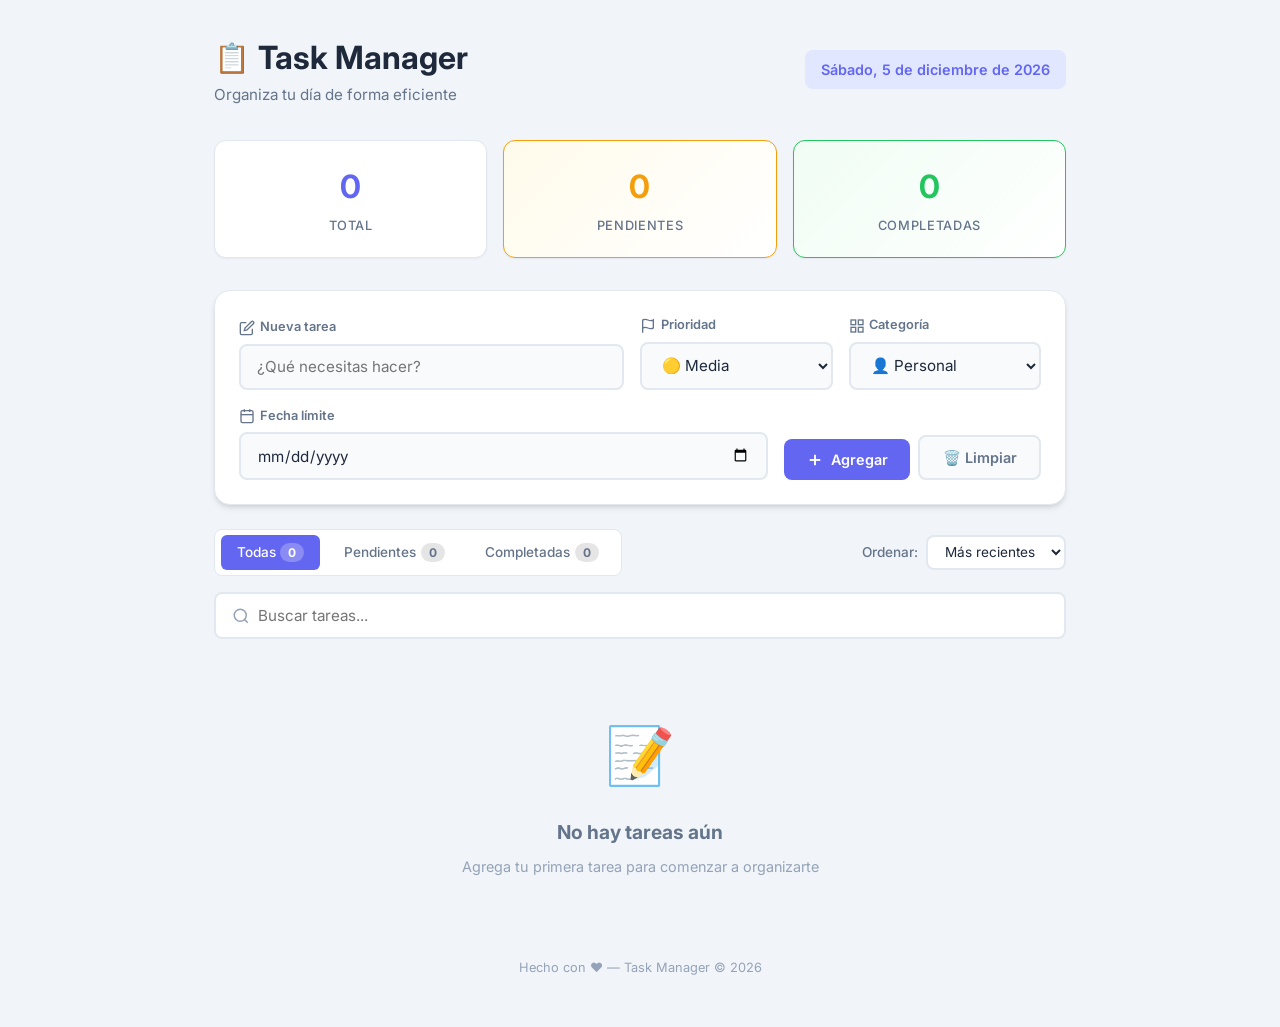
<file: index.html>
<!DOCTYPE html>
<html lang="es">
<head>
    <meta charset="UTF-8">
    <meta name="viewport" content="width=device-width, initial-scale=1.0">
    <title>Task Manager</title>
    <link rel="stylesheet" href="styles.css">
    <link href="https://fonts.googleapis.com/css2?family=Inter:wght@300;400;500;600;700&display=swap" rel="stylesheet">
</head>
<body>

    <div class="app-container">

        <!-- ========== ENCABEZADO ========== -->
        <header class="app-header">
            <div class="header-content">
                <h1 class="app-title">
                    <span class="title-icon">📋</span>
                    Task Manager
                </h1>
                <p class="app-subtitle">Organiza tu día de forma eficiente</p>
            </div>
            <div class="date-display" id="dateDisplay"></div>
        </header>

        <!-- ========== ESTADÍSTICAS ========== -->
        <section class="stats-bar">
            <div class="stat-card">
                <span class="stat-number" id="totalTasks">0</span>
                <span class="stat-label">Total</span>
            </div>
            <div class="stat-card stat-pending">
                <span class="stat-number" id="pendingTasks">0</span>
                <span class="stat-label">Pendientes</span>
            </div>
            <div class="stat-card stat-completed">
                <span class="stat-number" id="completedTasks">0</span>
                <span class="stat-label">Completadas</span>
            </div>
        </section>

        <!-- ========== FORMULARIO ========== -->
        <section class="task-form-section">
            <form class="task-form" id="taskForm">
                <div class="form-row">
                    <div class="form-group input-group">
                        <label for="taskInput">
                            <svg width="16" height="16" viewBox="0 0 24 24" fill="none" stroke="currentColor" stroke-width="2">
                                <path d="M11 4H4a2 2 0 0 0-2 2v14a2 2 0 0 0 2 2h14a2 2 0 0 0 2-2v-7"/>
                                <path d="M18.5 2.5a2.121 2.121 0 0 1 3 3L12 15l-4 1 1-4 9.5-9.5z"/>
                            </svg>
                            Nueva tarea
                        </label>
                        <input 
                            type="text" 
                            id="taskInput" 
                            placeholder="¿Qué necesitas hacer?" 
                            autocomplete="off"
                            maxlength="150"
                        >
                    </div>

                    <div class="form-group select-group">
                        <label for="prioritySelect">
                            <svg width="16" height="16" viewBox="0 0 24 24" fill="none" stroke="currentColor" stroke-width="2">
                                <path d="M4 15s1-1 4-1 5 2 8 2 4-1 4-1V3s-1 1-4 1-5-2-8-2-4 1-4 1z"/>
                                <line x1="4" y1="22" x2="4" y2="15"/>
                            </svg>
                            Prioridad
                        </label>
                        <select id="prioritySelect">
                            <option value="low">🟢 Baja</option>
                            <option value="medium" selected>🟡 Media</option>
                            <option value="high">🔴 Alta</option>
                        </select>
                    </div>

                    <div class="form-group select-group">
                        <label for="categorySelect">
                            <svg width="16" height="16" viewBox="0 0 24 24" fill="none" stroke="currentColor" stroke-width="2">
                                <rect x="3" y="3" width="7" height="7"/>
                                <rect x="14" y="3" width="7" height="7"/>
                                <rect x="14" y="14" width="7" height="7"/>
                                <rect x="3" y="14" width="7" height="7"/>
                            </svg>
                            Categoría
                        </label>
                        <select id="categorySelect">
                            <option value="personal">👤 Personal</option>
                            <option value="work">💼 Trabajo</option>
                            <option value="study">📚 Estudio</option>
                            <option value="health">🏥 Salud</option>
                            <option value="other">📌 Otro</option>
                        </select>
                    </div>
                </div>

                <div class="form-row">
                    <div class="form-group input-group">
                        <label for="dueDateInput">
                            <svg width="16" height="16" viewBox="0 0 24 24" fill="none" stroke="currentColor" stroke-width="2">
                                <rect x="3" y="4" width="18" height="18" rx="2" ry="2"/>
                                <line x1="16" y1="2" x2="16" y2="6"/>
                                <line x1="8" y1="2" x2="8" y2="6"/>
                                <line x1="3" y1="10" x2="21" y2="10"/>
                            </svg>
                            Fecha límite
                        </label>
                        <input type="date" id="dueDateInput">
                    </div>

                    <div class="form-actions">
                        <button type="submit" class="btn btn-primary" id="addBtn">
                            <svg width="18" height="18" viewBox="0 0 24 24" fill="none" stroke="currentColor" stroke-width="2.5">
                                <line x1="12" y1="5" x2="12" y2="19"/>
                                <line x1="5" y1="12" x2="19" y2="12"/>
                            </svg>
                            Agregar
                        </button>
                        <button type="button" class="btn btn-secondary" id="clearCompletedBtn" title="Limpiar completadas">
                            🗑️ Limpiar
                        </button>
                    </div>
                </div>
            </form>
        </section>

        <!-- ========== FILTROS ========== -->
        <section class="filters-section">
            <div class="filter-tabs" id="filterTabs">
                <button class="filter-tab active" data-filter="all">
                    Todas <span class="filter-count" id="countAll">0</span>
                </button>
                <button class="filter-tab" data-filter="pending">
                    Pendientes <span class="filter-count" id="countPending">0</span>
                </button>
                <button class="filter-tab" data-filter="completed">
                    Completadas <span class="filter-count" id="countCompleted">0</span>
                </button>
            </div>

            <div class="sort-section">
                <label for="sortSelect">Ordenar:</label>
                <select id="sortSelect">
                    <option value="date-desc">Más recientes</option>
                    <option value="date-asc">Más antiguas</option>
                    <option value="priority">Prioridad</option>
                    <option value="alpha">Alfabético</option>
                    <option value="due-date">Fecha límite</option>
                </select>
            </div>
        </section>

        <!-- ========== BARRA DE BÚSQUEDA ========== -->
        <section class="search-section">
            <div class="search-box">
                <svg width="18" height="18" viewBox="0 0 24 24" fill="none" stroke="currentColor" stroke-width="2">
                    <circle cx="11" cy="11" r="8"/>
                    <line x1="21" y1="21" x2="16.65" y2="16.65"/>
                </svg>
                <input type="text" id="searchInput" placeholder="Buscar tareas...">
            </div>
        </section>

        <!-- ========== LISTA DE TAREAS ========== -->
        <section class="task-list-section">
            <ul class="task-list" id="taskList">
                <!-- Las tareas se renderizan aquí dinámicamente -->
            </ul>

            <div class="empty-state" id="emptyState">
                <div class="empty-icon">📝</div>
                <h3>No hay tareas aún</h3>
                <p>Agrega tu primera tarea para comenzar a organizarte</p>
            </div>
        </section>

        <!-- ========== PIE DE PÁGINA ========== -->
        <footer class="app-footer">
            <p>Hecho con ❤️ — Task Manager &copy; 2026</p>
        </footer>

    </div>

    <!-- ========== MODAL DE EDICIÓN ========== -->
    <div class="modal-overlay" id="editModal">
        <div class="modal">
            <div class="modal-header">
                <h2>✏️ Editar Tarea</h2>
                <button class="modal-close" id="modalClose">&times;</button>
            </div>
            <div class="modal-body">
                <div class="form-group">
                    <label for="editTaskInput">Nombre de la tarea</label>
                    <input type="text" id="editTaskInput" maxlength="150">
                </div>
                <div class="form-group">
                    <label for="editPrioritySelect">Prioridad</label>
                    <select id="editPrioritySelect">
                        <option value="low">🟢 Baja</option>
                        <option value="medium">🟡 Media</option>
                        <option value="high">🔴 Alta</option>
                    </select>
                </div>
                <div class="form-group">
                    <label for="editCategorySelect">Categoría</label>
                    <select id="editCategorySelect">
                        <option value="personal">👤 Personal</option>
                        <option value="work">💼 Trabajo</option>
                        <option value="study">📚 Estudio</option>
                        <option value="health">🏥 Salud</option>
                        <option value="other">📌 Otro</option>
                    </select>
                </div>
                <div class="form-group">
                    <label for="editDueDateInput">Fecha límite</label>
                    <input type="date" id="editDueDateInput">
                </div>
            </div>
            <div class="modal-footer">
                <button class="btn btn-secondary" id="editCancelBtn">Cancelar</button>
                <button class="btn btn-primary" id="editSaveBtn">Guardar cambios</button>
            </div>
        </div>
    </div>

    <!-- ========== NOTIFICACIÓN ========== -->
    <div class="notification" id="notification"></div>

    <script src="app.js"></script>
</body>
</html>
</file>
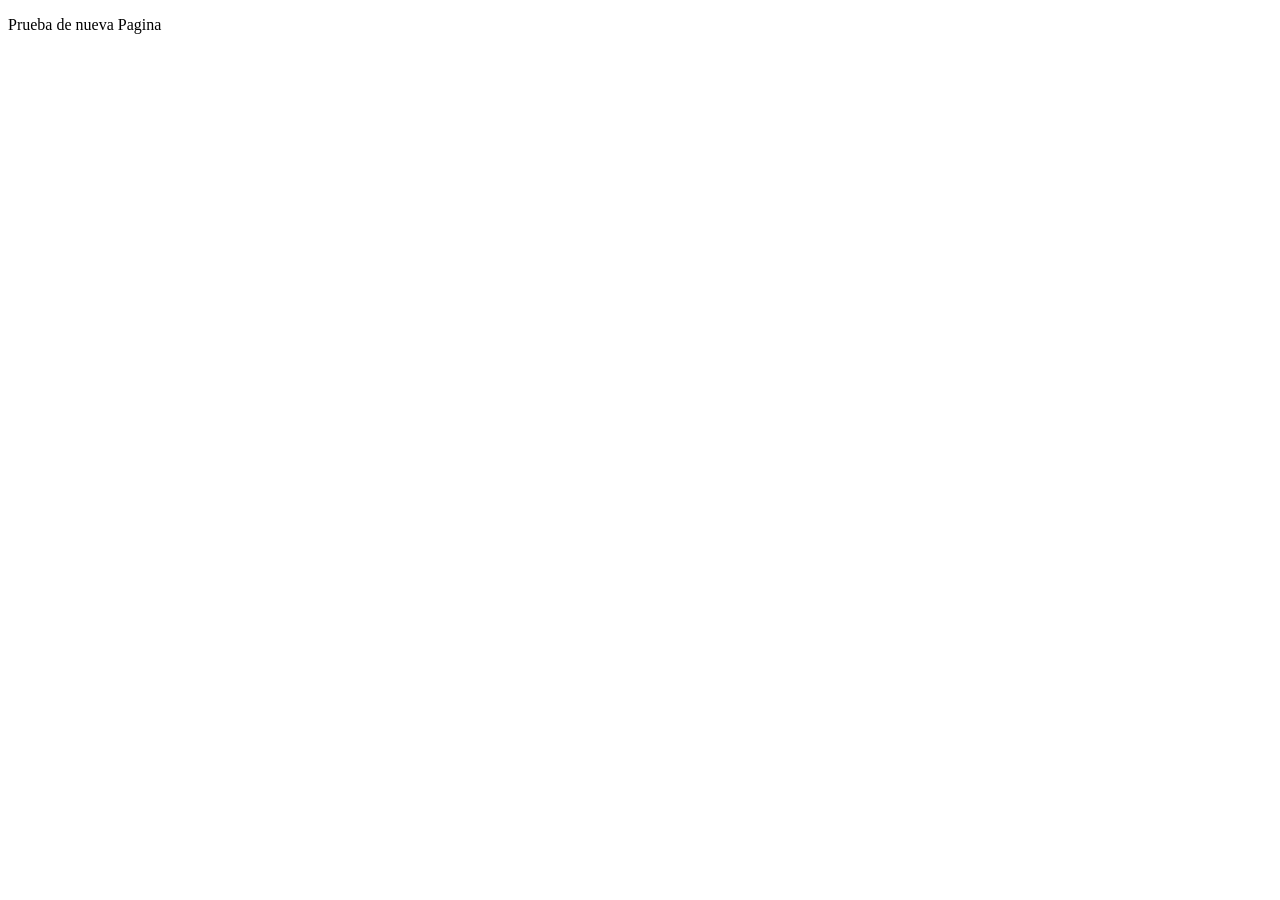
<file: acerca.html>
<!DOCTYPE html>
<html lang="en">
<head>
    <meta charset="UTF-8">
    <meta name="viewport" content="width=device-width, initial-scale=1.0">
    <title>Document</title>
</head>
<body>
    <p>Prueba de nueva Pagina</p>
</body>
</html>
</file>
<file: styles.css>
/* ============================================
   VARIABLES Y RESET
   ============================================ */
   :root {
    --primary: #6366f1;
    --primary-hover: #4f46e5;
    --primary-light: #e0e7ff;
    --secondary: #64748b;
    --secondary-hover: #475569;
    --success: #22c55e;
    --success-light: #dcfce7;
    --warning: #f59e0b;
    --warning-light: #fef3c7;
    --danger: #ef4444;
    --danger-hover: #dc2626;
    --danger-light: #fee2e2;

    --bg-body: #f1f5f9;
    --bg-card: #ffffff;
    --bg-input: #f8fafc;

    --text-primary: #1e293b;
    --text-secondary: #64748b;
    --text-muted: #94a3b8;

    --border: #e2e8f0;
    --border-focus: #6366f1;

    --shadow-sm: 0 1px 2px rgba(0, 0, 0, 0.05);
    --shadow-md: 0 4px 6px -1px rgba(0, 0, 0, 0.1), 0 2px 4px -2px rgba(0, 0, 0, 0.1);
    --shadow-lg: 0 10px 15px -3px rgba(0, 0, 0, 0.1), 0 4px 6px -4px rgba(0, 0, 0, 0.1);
    --shadow-xl: 0 20px 25px -5px rgba(0, 0, 0, 0.1), 0 8px 10px -6px rgba(0, 0, 0, 0.1);

    --radius-sm: 8px;
    --radius-md: 12px;
    --radius-lg: 16px;
    --radius-xl: 20px;

    --transition: all 0.3s cubic-bezier(0.4, 0, 0.2, 1);
}

* {
    margin: 0;
    padding: 0;
    box-sizing: border-box;
}

body {
    font-family: 'Inter', -apple-system, BlinkMacSystemFont, sans-serif;
    background: var(--bg-body);
    color: var(--text-primary);
    line-height: 1.6;
    min-height: 100vh;
}

/* ============================================
   CONTENEDOR PRINCIPAL
   ============================================ */
.app-container {
    max-width: 900px;
    margin: 0 auto;
    padding: 2rem 1.5rem;
}

/* ============================================
   ENCABEZADO
   ============================================ */
.app-header {
    display: flex;
    justify-content: space-between;
    align-items: center;
    margin-bottom: 2rem;
    flex-wrap: wrap;
    gap: 1rem;
}

.app-title {
    font-size: 2rem;
    font-weight: 700;
    color: var(--text-primary);
    display: flex;
    align-items: center;
    gap: 0.5rem;
}

.title-icon {
    font-size: 1.8rem;
}

.app-subtitle {
    color: var(--text-secondary);
    font-size: 0.95rem;
    font-weight: 400;
}

.date-display {
    background: var(--primary-light);
    color: var(--primary);
    padding: 0.5rem 1rem;
    border-radius: var(--radius-sm);
    font-weight: 600;
    font-size: 0.9rem;
}

/* ============================================
   BARRA DE ESTADÍSTICAS
   ============================================ */
.stats-bar {
    display: grid;
    grid-template-columns: repeat(3, 1fr);
    gap: 1rem;
    margin-bottom: 2rem;
}

.stat-card {
    background: var(--bg-card);
    border-radius: var(--radius-md);
    padding: 1.25rem;
    text-align: center;
    box-shadow: var(--shadow-sm);
    border: 1px solid var(--border);
    transition: var(--transition);
}

.stat-card:hover {
    transform: translateY(-2px);
    box-shadow: var(--shadow-md);
}

.stat-card.stat-pending {
    border-color: var(--warning);
    background: linear-gradient(135deg, #fffbeb, #ffffff);
}

.stat-card.stat-completed {
    border-color: var(--success);
    background: linear-gradient(135deg, #f0fdf4, #ffffff);
}

.stat-number {
    display: block;
    font-size: 2rem;
    font-weight: 700;
    color: var(--primary);
}

.stat-pending .stat-number {
    color: var(--warning);
}

.stat-completed .stat-number {
    color: var(--success);
}

.stat-label {
    font-size: 0.8rem;
    color: var(--text-secondary);
    font-weight: 500;
    text-transform: uppercase;
    letter-spacing: 0.05em;
}

/* ============================================
   FORMULARIO
   ============================================ */
.task-form-section {
    background: var(--bg-card);
    border-radius: var(--radius-lg);
    padding: 1.5rem;
    margin-bottom: 1.5rem;
    box-shadow: var(--shadow-md);
    border: 1px solid var(--border);
}

.task-form {
    display: flex;
    flex-direction: column;
    gap: 1rem;
}

.form-row {
    display: flex;
    gap: 1rem;
    align-items: flex-end;
    flex-wrap: wrap;
}

.form-group {
    display: flex;
    flex-direction: column;
    gap: 0.4rem;
}

.input-group {
    flex: 2;
    min-width: 200px;
}

.select-group {
    flex: 1;
    min-width: 140px;
}

.number-group {
    flex: 1;
    min-width: 100px;
}

.form-group label {
    font-size: 0.8rem;
    font-weight: 600;
    color: var(--text-secondary);
    display: flex;
    align-items: center;
    gap: 0.3rem;
}

.form-group input[type="text"],
.form-group input[type="date"],
.form-group select {
    padding: 0.7rem 1rem;
    border: 2px solid var(--border);
    border-radius: var(--radius-sm);
    font-size: 0.95rem;
    font-family: inherit;
    background: var(--bg-input);
    color: var(--text-primary);
    transition: var(--transition);
    outline: none;
}

.form-group input:focus,
.form-group select:focus {
    border-color: var(--border-focus);
    background: #fff;
    box-shadow: 0 0 0 3px rgba(99, 102, 241, 0.15);
}

.form-actions {
    display: flex;
    gap: 0.5rem;
    align-items: flex-end;
}

/* ============================================
   BOTONES
   ============================================ */
.btn {
    padding: 0.7rem 1.4rem;
    border: none;
    border-radius: var(--radius-sm);
    font-size: 0.9rem;
    font-weight: 600;
    font-family: inherit;
    cursor: pointer;
    display: inline-flex;
    align-items: center;
    gap: 0.4rem;
    transition: var(--transition);
    white-space: nowrap;
}

.btn-primary {
    background: var(--primary);
    color: #fff;
}

.btn-primary:hover {
    background: var(--primary-hover);
    transform: translateY(-1px);
    box-shadow: var(--shadow-md);
}

.btn-secondary {
    background: var(--bg-input);
    color: var(--text-secondary);
    border: 2px solid var(--border);
}

.btn-secondary:hover {
    background: var(--border);
    color: var(--text-primary);
}

.btn-danger {
    background: var(--danger-light);
    color: var(--danger);
    border: none;
}

.btn-danger:hover {
    background: var(--danger);
    color: #fff;
}

/* ============================================
   FILTROS Y BÚSQUEDA
   ============================================ */
.filters-section {
    display: flex;
    justify-content: space-between;
    align-items: center;
    margin-bottom: 1rem;
    flex-wrap: wrap;
    gap: 1rem;
}

.filter-tabs {
    display: flex;
    gap: 0.5rem;
    background: var(--bg-card);
    padding: 0.35rem;
    border-radius: var(--radius-sm);
    border: 1px solid var(--border);
}

.filter-tab {
    padding: 0.5rem 1rem;
    border: none;
    background: transparent;
    border-radius: 6px;
    font-size: 0.85rem;
    font-weight: 500;
    font-family: inherit;
    color: var(--text-secondary);
    cursor: pointer;
    transition: var(--transition);
    display: flex;
    align-items: center;
    gap: 0.3rem;
}

.filter-tab:hover {
    background: var(--bg-input);
    color: var(--text-primary);
}

.filter-tab.active {
    background: var(--primary);
    color: #fff;
}

.filter-count {
    background: rgba(0, 0, 0, 0.1);
    padding: 0.1rem 0.5rem;
    border-radius: 10px;
    font-size: 0.75rem;
    font-weight: 700;
}

.filter-tab.active .filter-count {
    background: rgba(255, 255, 255, 0.25);
}

.sort-section {
    display: flex;
    align-items: center;
    gap: 0.5rem;
}

.sort-section label {
    font-size: 0.85rem;
    color: var(--text-secondary);
    font-weight: 500;
}

.sort-section select {
    padding: 0.4rem 0.8rem;
    border: 2px solid var(--border);
    border-radius: var(--radius-sm);
    font-size: 0.85rem;
    font-family: inherit;
    background: var(--bg-card);
    color: var(--text-primary);
    cursor: pointer;
    outline: none;
    transition: var(--transition);
}

.sort-section select:focus {
    border-color: var(--border-focus);
}

.search-section {
    margin-bottom: 1.5rem;
}

.search-box {
    display: flex;
    align-items: center;
    background: var(--bg-card);
    border: 2px solid var(--border);
    border-radius: var(--radius-sm);
    padding: 0 1rem;
    gap: 0.5rem;
    transition: var(--transition);
}

.search-box:focus-within {
    border-color: var(--border-focus);
    box-shadow: 0 0 0 3px rgba(99, 102, 241, 0.15);
}

.search-box svg {
    color: var(--text-muted);
    flex-shrink: 0;
}

.search-box input {
    flex: 1;
    padding: 0.75rem 0;
    border: none;
    background: transparent;
    font-size: 0.95rem;
    font-family: inherit;
    color: var(--text-primary);
    outline: none;
}

/* ============================================
   LISTA DE TAREAS
   ============================================ */
.task-list-section {
    min-height: 200px;
}

.task-list {
    list-style: none;
    display: flex;
    flex-direction: column;
    gap: 0.75rem;
}

.task-item {
    background: var(--bg-card);
    border: 2px solid var(--border);
    border-radius: var(--radius-md);
    padding: 1rem 1.25rem;
    display: flex;
    align-items: center;
    gap: 1rem;
    transition: var(--transition);
    animation: slideIn 0.3s ease;
}

@keyframes slideIn {
    from {
        opacity: 0;
        transform: translateY(-10px);
    }
    to {
        opacity: 1;
        transform: translateY(0);
    }
}

.task-item:hover {
    box-shadow: var(--shadow-md);
    border-color: var(--primary-light);
}

.task-item.completed {
    opacity: 0.7;
    border-color: var(--success-light);
    background: linear-gradient(135deg, #f8fdf9, #ffffff);
}

.task-item.completed .task-name {
    text-decoration: line-through;
    color: var(--text-muted);
}

.task-item.pending {
    border-left: 4px solid var(--warning);
}

.task-item.processing {
    border-left: 4px solid var(--primary);
}

.task-item.completed {
    border-left: 4px solid var(--success);
}

.task-item.cancelled {
    border-left: 4px solid var(--danger);
    opacity: 0.6;
}

.task-item.removing {
    animation: slideOut 0.3s ease forwards;
}

@keyframes slideOut {
    to {
        opacity: 0;
        transform: translateX(50px);
    }
}

/* Checkbox personalizado */
.task-checkbox {
    position: relative;
    width: 24px;
    height: 24px;
    flex-shrink: 0;
}

.task-checkbox input {
    position: absolute;
    opacity: 0;
    width: 100%;
    height: 100%;
    cursor: pointer;
    z-index: 2;
}

.task-checkbox .checkmark {
    position: absolute;
    top: 0;
    left: 0;
    width: 24px;
    height: 24px;
    border: 2px solid var(--border);
    border-radius: 6px;
    transition: var(--transition);
    display: flex;
    align-items: center;
    justify-content: center;
}

.task-checkbox .checkmark::after {
    content: '✓';
    font-size: 14px;
    font-weight: 700;
    color: #fff;
    opacity: 0;
    transform: scale(0);
    transition: var(--transition);
}

.task-checkbox input:checked + .checkmark {
    background: var(--success);
    border-color: var(--success);
}

.task-checkbox input:checked + .checkmark::after {
    opacity: 1;
    transform: scale(1);
}

/* Info de la tarea */
.task-info {
    flex: 1;
    min-width: 0;
}

.task-name {
    font-size: 1rem;
    font-weight: 500;
    color: var(--text-primary);
    margin-bottom: 0.3rem;
    word-break: break-word;
}

.task-meta {
    display: flex;
    align-items: center;
    gap: 0.75rem;
    flex-wrap: wrap;
}

.task-priority {
    font-size: 0.75rem;
    font-weight: 600;
    padding: 0.15rem 0.6rem;
    border-radius: 20px;
    text-transform: uppercase;
    letter-spacing: 0.03em;
}

.task-priority.high {
    background: var(--danger-light);
    color: var(--danger);
}

.task-priority.medium {
    background: var(--warning-light);
    color: var(--warning);
}

.task-priority.low {
    background: var(--success-light);
    color: var(--success);
}

.task-category {
    font-size: 0.75rem;
    color: var(--text-muted);
    font-weight: 500;
}

.task-date {
    font-size: 0.75rem;
    color: var(--text-muted);
    display: flex;
    align-items: center;
    gap: 0.25rem;
}

.task-date.overdue {
    color: var(--danger);
    font-weight: 600;
}

.task-date {
    font-size: 0.75rem;
    color: var(--text-muted);
}

.task-notes {
    font-size: 0.8rem;
    color: var(--text-secondary);
    margin-top: 0.25rem;
    font-style: italic;
}

/* Order specific styles */
.order-form {
    display: flex;
    flex-direction: column;
    gap: 1rem;
}

/* Acciones de la tarea */
.task-actions {
    display: flex;
    gap: 0.35rem;
    flex-shrink: 0;
}

.task-action-btn {
    width: 34px;
    height: 34px;
    border: none;
    border-radius: 8px;
    background: transparent;
    cursor: pointer;
    display: flex;
    align-items: center;
    justify-content: center;
    transition: var(--transition);
    font-size: 1.1rem;
}

.task-action-btn:hover {
    background: var(--bg-input);
}

.task-action-btn.delete:hover {
    background: var(--danger-light);
}

/* ============================================
   ESTADO VACÍO
   ============================================ */
.empty-state {
    text-align: center;
    padding: 3rem 1rem;
    color: var(--text-muted);
}

.empty-state .empty-icon {
    font-size: 3.5rem;
    margin-bottom: 1rem;
}

.empty-state h3 {
    font-size: 1.2rem;
    color: var(--text-secondary);
    margin-bottom: 0.5rem;
}

.empty-state p {
    font-size: 0.9rem;
}

/* ============================================
   MODAL
   ============================================ */
.modal-overlay {
    display: none;
    position: fixed;
    top: 0;
    left: 0;
    width: 100%;
    height: 100%;
    background: rgba(0, 0, 0, 0.5);
    backdrop-filter: blur(4px);
    z-index: 1000;
    justify-content: center;
    align-items: center;
    padding: 1rem;
}

.modal-overlay.active {
    display: flex;
    animation: fadeIn 0.2s ease;
}

@keyframes fadeIn {
    from { opacity: 0; }
    to { opacity: 1; }
}

.modal {
    background: var(--bg-card);
    border-radius: var(--radius-lg);
    width: 100%;
    max-width: 500px;
    box-shadow: var(--shadow-xl);
    animation: modalSlide 0.3s ease;
}

@keyframes modalSlide {
    from {
        opacity: 0;
        transform: translateY(-20px) scale(0.95);
    }
    to {
        opacity: 1;
        transform: translateY(0) scale(1);
    }
}

.modal-header {
    display: flex;
    justify-content: space-between;
    align-items: center;
    padding: 1.25rem 1.5rem;
    border-bottom: 1px solid var(--border);
}

.modal-header h2 {
    font-size: 1.2rem;
    font-weight: 600;
}

.modal-close {
    width: 36px;
    height: 36px;
    border: none;
    background: var(--bg-input);
    border-radius: 50%;
    font-size: 1.3rem;
    cursor: pointer;
    display: flex;
    align-items: center;
    justify-content: center;
    transition: var(--transition);
    color: var(--text-secondary);
}

.modal-close:hover {
    background: var(--danger-light);
    color: var(--danger);
}

.modal-body {
    padding: 1.5rem;
    display: flex;
    flex-direction: column;
    gap: 1rem;
}

.modal-body .form-group label {
    font-size: 0.85rem;
    font-weight: 600;
    color: var(--text-secondary);
    margin-bottom: 0.3rem;
}

.modal-body .form-group input,
.modal-body .form-group select {
    width: 100%;
    padding: 0.7rem 1rem;
    border: 2px solid var(--border);
    border-radius: var(--radius-sm);
    font-size: 0.95rem;
    font-family: inherit;
    background: var(--bg-input);
    color: var(--text-primary);
    outline: none;
    transition: var(--transition);
}

.modal-body .form-group input:focus,
.modal-body .form-group select:focus {
    border-color: var(--border-focus);
    box-shadow: 0 0 0 3px rgba(99, 102, 241, 0.15);
}

.modal-footer {
    display: flex;
    justify-content: flex-end;
    gap: 0.75rem;
    padding: 1rem 1.5rem;
    border-top: 1px solid var(--border);
}

/* ============================================
   NOTIFICACIÓN
   ============================================ */
.notification {
    position: fixed;
    bottom: 2rem;
    right: 2rem;
    background: var(--text-primary);
    color: #fff;
    padding: 0.8rem 1.5rem;
    border-radius: var(--radius-sm);
    font-size: 0.9rem;
    font-weight: 500;
    box-shadow: var(--shadow-lg);
    transform: translateY(100px);
    opacity: 0;
    transition: var(--transition);
    z-index: 2000;
}

.notification.show {
    transform: translateY(0);
    opacity: 1;
}

.notification.success {
    background: var(--success);
}

.notification.error {
    background: var(--danger);
}

.notification.info {
    background: var(--primary);
}

/* ============================================
   PIE DE PÁGINA
   ============================================ */
.app-footer {
    text-align: center;
    padding: 2rem 0 1rem;
    color: var(--text-muted);
    font-size: 0.8rem;
}

/* ============================================
   RESPONSIVE
   ============================================ */
@media (max-width: 768px) {
    .app-container {
        padding: 1rem;
    }

    .app-header {
        flex-direction: column;
        align-items: flex-start;
    }

    .app-title {
        font-size: 1.5rem;
    }

    .stats-bar {
        grid-template-columns: repeat(3, 1fr);
        gap: 0.5rem;
    }

    .stat-card {
        padding: 0.75rem 0.5rem;
    }

    .stat-number {
        font-size: 1.5rem;
    }

    .form-row {
        flex-direction: column;
    }

    .input-group,
    .select-group {
        min-width: 100%;
    }

    .form-actions {
        width: 100%;
        justify-content: stretch;
    }

    .form-actions .btn {
        flex: 1;
        justify-content: center;
    }

    .filters-section {
        flex-direction: column;
        align-items: stretch;
    }

    .filter-tabs {
        overflow-x: auto;
    }

    .sort-section {
        justify-content: flex-end;
    }

    .task-item {
        flex-wrap: wrap;
        padding: 0.75rem 1rem;
    }

    .task-actions {
        width: 100%;
        justify-content: flex-end;
        border-top: 1px solid var(--border);
        padding-top: 0.5rem;
        margin-top: 0.25rem;
    }

    .notification {
        left: 1rem;
        right: 1rem;
        bottom: 1rem;
        text-align: center;
    }
}

@media (max-width: 480px) {
    .stats-bar {
        grid-template-columns: repeat(3, 1fr);
    }

    .filter-tab {
        padding: 0.4rem 0.7rem;
        font-size: 0.8rem;
    }
}
</file>
